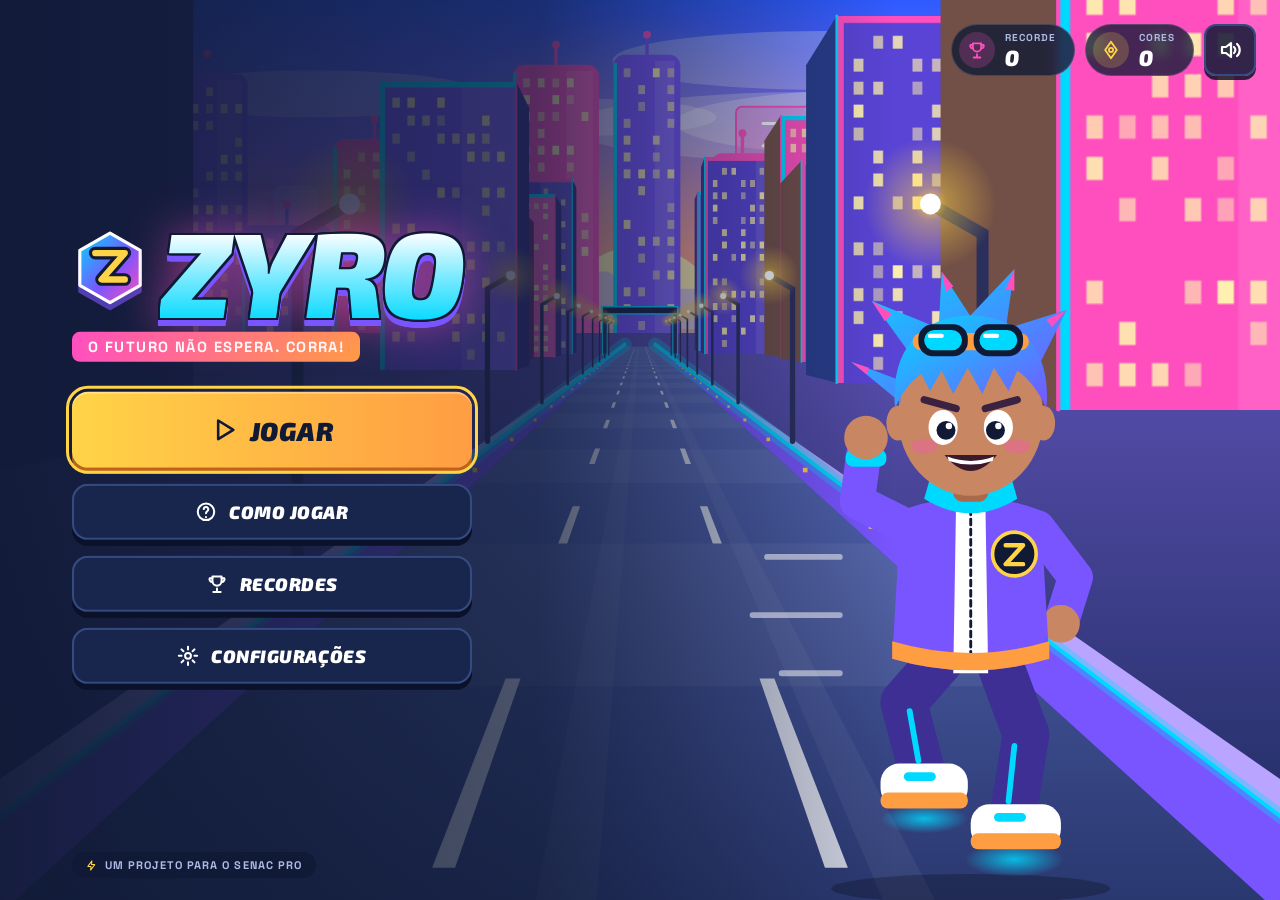
<file: index.html>
<!doctype html>
<html lang="pt-BR">
<head>
  <meta charset="utf-8">
  <meta name="viewport" content="width=device-width, initial-scale=1, viewport-fit=cover, user-scalable=no">
  <meta name="theme-color" content="#101A35">
  <meta name="description" content="ZYRO — endless runner de 3 faixas em Nova City. Projeto da disciplina Desenvolvimento Front-end (Senac).">
  <title>ZYRO — O futuro não espera. Corra!</title>
  <link rel="stylesheet" href="css/tokens.css">
  <link rel="stylesheet" href="css/componentes.css">
  <link rel="stylesheet" href="css/telas.css">
</head>
<body>
  <!-- Ícones (SVG sprite) -->
  <svg width="0" height="0" style="position:absolute" aria-hidden="true">
    <defs>
      <symbol id="i-play" viewBox="0 0 24 24"><path d="M7 4l13 8-13 8z"/></symbol>
      <symbol id="i-pausa" viewBox="0 0 24 24"><path d="M8 5v14M16 5v14"/></symbol>
      <symbol id="i-casa" viewBox="0 0 24 24"><path d="M3 11l9-8 9 8"/><path d="M5 10v10h14V10"/></symbol>
      <symbol id="i-reiniciar" viewBox="0 0 24 24"><path d="M20 11a8 8 0 10-2.3 5.7"/><path d="M20 4v7h-7"/></symbol>
      <symbol id="i-trofeu" viewBox="0 0 24 24"><path d="M8 21h8M12 17v4M7 4h10v5a5 5 0 01-10 0V4z"/><path d="M7 6H4a3 3 0 003 4M17 6h3a3 3 0 01-3 4"/></symbol>
      <symbol id="i-engrenagem" viewBox="0 0 24 24"><circle cx="12" cy="12" r="3.2"/><path d="M12 2v3M12 19v3M2 12h3M19 12h3M4.9 4.9l2.1 2.1M17 17l2.1 2.1M4.9 19.1L7 17M17 7l2.1-2.1"/></symbol>
      <symbol id="i-ajuda" viewBox="0 0 24 24"><circle cx="12" cy="12" r="9"/><path d="M9.5 9a2.5 2.5 0 015 .5c0 1.7-2.5 2-2.5 4M12 17.5v.5"/></symbol>
      <symbol id="i-som" viewBox="0 0 24 24"><path d="M4 9v6h4l5 4V5L8 9H4z"/><path d="M16 9a4 4 0 010 6M19 6a8 8 0 010 12"/></symbol>
      <symbol id="i-mudo" viewBox="0 0 24 24"><path d="M4 9v6h4l5 4V5L8 9H4z"/><path d="M17 9l5 6M22 9l-5 6"/></symbol>
      <symbol id="i-musica" viewBox="0 0 24 24"><path d="M9 18V6l11-2v12"/><circle cx="6.5" cy="18" r="2.5"/><circle cx="17.5" cy="16" r="2.5"/></symbol>
      <symbol id="i-voltar" viewBox="0 0 24 24"><path d="M15 5l-7 7 7 7"/></symbol>
      <symbol id="i-check" viewBox="0 0 24 24"><path d="M5 12l5 5 9-10"/></symbol>
      <symbol id="i-raio" viewBox="0 0 24 24"><path d="M13 2L4 14h7l-1 8 9-12h-7l1-8z"/></symbol>
      <symbol id="i-ima" viewBox="0 0 24 24"><path d="M6 3v8a6 6 0 0012 0V3"/><path d="M6 3h4v8a2 2 0 004 0V3h4"/><path d="M6 7h4M14 7h4"/></symbol>
      <symbol id="i-escudo" viewBox="0 0 24 24"><path d="M12 3l8 3v6c0 5-3.5 8-8 9-4.5-1-8-4-8-9V6l8-3z"/><path d="M9 12l2 2 4-4"/></symbol>
      <symbol id="i-estrela" viewBox="0 0 24 24"><path d="M12 3l2.7 5.6 6.1.9-4.4 4.3 1 6.1L12 17l-5.4 2.9 1-6.1-4.4-4.3 6.1-.9z"/></symbol>
      <symbol id="i-bandeira" viewBox="0 0 24 24"><path d="M5 21V4M5 4h12l-2 4 2 4H5"/></symbol>
      <symbol id="i-core" viewBox="0 0 24 24"><path d="M12 2l7 10-7 10-7-10z"/><circle cx="12" cy="12" r="2.5"/></symbol>
      <symbol id="i-gesto" viewBox="0 0 24 24"><path d="M9 11V5.5a1.5 1.5 0 013 0V10m0-1.5a1.5 1.5 0 013 0V11m0-1a1.5 1.5 0 013 0v4.5a6.5 6.5 0 01-6.5 6.5H13a6 6 0 01-4.6-2.2L5 15.5a1.5 1.5 0 012.3-1.9L9 15"/></symbol>
      <symbol id="i-grafico" viewBox="0 0 24 24"><path d="M4 20V10M10 20V4M16 20v-7M22 20H2"/></symbol>
      <symbol id="i-lixeira" viewBox="0 0 24 24"><path d="M4 7h16M9 7V4h6v3M6 7l1 13h10l1-13"/></symbol>
      <symbol id="i-foguete" viewBox="0 0 24 24"><path d="M12 2c2.6 2 4 5 4 9v5H8v-5c0-4 1.4-7 4-9z"/><path d="M8 12l-3 3v4h3M16 12l3 3v4h-3M10 20v2M14 20v2M12 8v1"/></symbol>
      <symbol id="i-celular" viewBox="0 0 24 24"><rect x="7" y="2" width="10" height="20" rx="2"/><path d="M11 18h2"/></symbol>
    </defs>
  </svg>

  <div id="app">
    <canvas id="jogo" aria-label="Pista do jogo ZYRO"></canvas>
    <div id="flash" aria-hidden="true"></div>

    <!-- ===================== HUD (TELA 3 — GAMEPLAY) ===================== -->
    <div id="hud" class="hud" hidden>
      <div class="hud__topo">
        <div class="hud__grupo">
          <div class="hud-item" data-tipo="pontos"><span class="hud-item__selo"><svg><use href="#i-estrela"/></svg></span><span class="hud-item__txt"><small>PONTOS</small><b id="hud-pontos">000.000</b></span></div>
          <div class="hud-item" data-tipo="distancia"><span class="hud-item__selo"><svg><use href="#i-bandeira"/></svg></span><span class="hud-item__txt"><small>DISTÂNCIA</small><b id="hud-distancia">0 m</b></span></div>
        </div>
        <div class="hud__grupo">
          <div class="hud-item hud-item--opcional" data-tipo="recorde"><span class="hud-item__selo"><svg><use href="#i-trofeu"/></svg></span><span class="hud-item__txt"><small>RECORDE</small><b id="hud-recorde">0</b></span></div>
          <div class="hud-item" data-tipo="cores" id="hud-cores-box"><span class="hud-item__selo"><svg><use href="#i-core"/></svg></span><span class="hud-item__txt"><small>CORES</small><b id="hud-cores">0</b></span></div>
          <button class="btn-icone" id="btn-pausa" aria-label="Pausar (Esc)"><svg><use href="#i-pausa"/></svg></button>
        </div>
      </div>
      <div class="hud__status">
        <span class="chip-mult" id="hud-mult" hidden>x2</span>
        <div class="poderes" id="hud-poderes"></div>
      </div>
      <div class="mensagens" id="mensagens" aria-live="polite"></div>
      <!-- dica do tutorial (só na primeira corrida) -->
      <div class="tutorial-dica" id="tutorial-dica" role="status" aria-live="assertive" hidden>
        <b class="tutorial-dica__titulo" id="tutorial-titulo"></b>
        <div class="teclas tutorial-dica__teclas" id="tutorial-teclas"></div>
        <p class="tutorial-dica__gesto" id="tutorial-gesto"></p>
        <p class="tutorial-dica__texto" id="tutorial-texto"></p>
      </div>
      <div class="banner-zona" id="banner-zona" hidden><small id="banner-zona-num">ZONA 1</small><b id="banner-zona-nome">NOVA CITY</b></div>
      <div class="hud__base">
        <div class="barra-shift" id="barra-shift" data-estado="carregando">
          <div class="barra-shift__topo">
            <span><svg><use href="#i-raio"/></svg><b id="shift-label">ZYRO SHIFT</b></span>
            <em id="shift-valor">0%</em>
          </div>
          <div class="barra-shift__trilho"><i id="shift-energia"></i><span></span><span></span><span></span><span></span></div>
        </div>
        <button class="btn-shift" id="btn-shift" aria-label="Ativar ZYRO SHIFT" data-estado="carregando">
          <svg viewBox="0 0 104 104" aria-hidden="true"><circle class="btn-shift__fundo" cx="52" cy="52" r="44"/><circle class="btn-shift__trilho" cx="52" cy="52" r="44"/><circle class="btn-shift__anel" id="shift-anel" cx="52" cy="52" r="44"/><path d="M38 38h28L42 66h24" class="btn-shift__z"/></svg>
        </button>
      </div>
    </div>

    <!-- ===================== TELA 1 — MENU PRINCIPAL ===================== -->
    <section class="tela tela-menu" id="tela-menu" data-tela="menu">
      <div class="tela-menu__degrade"></div>
      <div class="tela-menu__heroi" id="menu-heroi"></div>
      <div class="tela-menu__coluna">
        <div class="logo" id="logo-menu">
          <div class="logo__marca"><span class="logo__simbolo"></span><h1 class="logo__nome">ZYRO</h1></div>
          <p class="logo__slogan">O FUTURO NÃO ESPERA. CORRA!</p>
        </div>
        <nav class="menu-botoes">
          <button class="btn btn--primario btn--grande" data-acao="jogar"><svg><use href="#i-play"/></svg><span>JOGAR</span></button>
          <button class="btn btn--fantasma" data-acao="como"><svg><use href="#i-ajuda"/></svg><span>COMO JOGAR</span></button>
          <button class="btn btn--fantasma" data-acao="recordes"><svg><use href="#i-trofeu"/></svg><span>RECORDES</span></button>
          <button class="btn btn--fantasma" data-acao="config"><svg><use href="#i-engrenagem"/></svg><span>CONFIGURAÇÕES</span></button>
        </nav>
      </div>
      <div class="tela-menu__topo">
        <div class="hud-item" data-tipo="recorde"><span class="hud-item__selo"><svg><use href="#i-trofeu"/></svg></span><span class="hud-item__txt"><small>RECORDE</small><b id="menu-recorde">0</b></span></div>
        <div class="hud-item hud-item--opcional" data-tipo="cores"><span class="hud-item__selo"><svg><use href="#i-core"/></svg></span><span class="hud-item__txt"><small>CORES</small><b id="menu-cores">0</b></span></div>
        <button class="btn-icone" id="btn-som" aria-label="Ligar ou desligar música"><svg><use href="#i-som"/></svg></button>
      </div>
      <p class="selo-senac"><svg><use href="#i-raio"/></svg> UM PROJETO PARA O SENAC PRO</p>
      <p class="dica-girar" id="dica-girar"><svg><use href="#i-celular"/></svg> Dica: gire o celular para ver mais da pista</p>
    </section>

    <!-- ===================== TELA 2 — COMO JOGAR ===================== -->
    <section class="tela tela-cheia" id="tela-como" data-tela="como" hidden>
      <header class="tela__cabecalho">
        <button class="btn-icone" data-acao="voltar" aria-label="Voltar"><svg><use href="#i-voltar"/></svg></button>
        <h2 class="titulo-tela">COMO JOGAR</h2>
        <span class="espaco"></span>
      </header>
      <div class="tela__corpo">
        <div class="cards-controle">
          <article class="card-controle" style="--cor:#00D9FF"><canvas class="demo" data-demo="lane" width="234" height="150"></canvas><h3>TROCAR DE FAIXA</h3><div class="teclas"><kbd>←</kbd><kbd>→</kbd><kbd>A</kbd><kbd>D</kbd></div><p><svg><use href="#i-gesto"/></svg>Deslize o dedo para os lados</p></article>
          <article class="card-controle" style="--cor:#42EDAA"><canvas class="demo" data-demo="jump" width="234" height="150"></canvas><h3>PULAR</h3><div class="teclas"><kbd>↑</kbd><kbd>W</kbd></div><p><svg><use href="#i-gesto"/></svg>Deslize o dedo para cima</p></article>
          <article class="card-controle" style="--cor:#FF4FBF"><canvas class="demo" data-demo="slide" width="234" height="150"></canvas><h3>DESLIZAR</h3><div class="teclas"><kbd>↓</kbd><kbd>S</kbd></div><p><svg><use href="#i-gesto"/></svg>Deslize o dedo para baixo</p></article>
          <article class="card-controle" style="--cor:#FFD447"><canvas class="demo" data-demo="shift" width="234" height="150"></canvas><h3>ZYRO SHIFT</h3><div class="teclas"><kbd>⇧ SHIFT</kbd></div><p><svg><use href="#i-gesto"/></svg>Toque no botão SHIFT</p></article>
        </div>
        <div class="faixa-info">
          <div class="faixa-info__core"></div>
          <p><b>Encha a barra:</b> colete ZYRO CORES, desvie no último instante e encadeie desvios perfeitos. Cheia? Ative o <b>SHIFT</b> e atravesse tudo por <b>5 segundos</b>!</p>
          <div class="mini-barra"><i></i></div>
        </div>
        <div class="obstaculos-legenda" id="legenda-obstaculos"></div>
      </div>
      <footer class="tela__rodape">
        <button class="btn btn--primario" data-acao="jogar"><svg><use href="#i-play"/></svg><span>COMEÇAR</span></button>
        <small class="atalho">ESC = pausar a qualquer momento</small>
      </footer>
    </section>

    <!-- ===================== TELA 4 — PAUSA ===================== -->
    <section class="tela tela-sobreposta" id="tela-pausa" data-tela="pausa" hidden>
      <div class="painel painel--centro">
        <h2 class="titulo-tela">PAUSADO</h2>
        <p class="painel__sub" id="pausa-resumo">Pontos 0 · 0 m</p>
        <button class="btn btn--secundario" data-acao="continuar"><svg><use href="#i-play"/></svg><span>CONTINUAR</span></button>
        <button class="btn btn--fantasma" data-acao="reiniciar"><svg><use href="#i-reiniciar"/></svg><span>REINICIAR</span></button>
        <button class="btn btn--fantasma" data-acao="config"><svg><use href="#i-engrenagem"/></svg><span>CONFIGURAÇÕES</span></button>
        <button class="btn btn--fantasma" data-acao="menu"><svg><use href="#i-casa"/></svg><span>MENU PRINCIPAL</span></button>
      </div>
      <p class="nota-rodape">Obstáculos, cenário e pontuação ficam congelados enquanto o jogo está pausado.</p>
    </section>

    <!-- ===================== TELA 5 — GAME OVER ===================== -->
    <section class="tela tela-sobreposta tela-fim" id="tela-fim" data-tela="fim" hidden>
      <div class="tela-fim__heroi" id="fim-heroi"></div>
      <div class="selo-recorde" id="fim-novo" hidden>NEW RECORD!</div>
      <div class="painel tela-fim__painel">
        <h2 class="titulo-tela">FIM DA CORRIDA!</h2>
        <p class="painel__sub" id="fim-causa">Você bateu numa barreira.</p>
        <div class="placar" id="fim-placar">
          <div><small>PONTUAÇÃO</small><b id="fim-pontos">0</b></div>
          <span class="selo-badge" id="fim-badge" hidden><svg><use href="#i-trofeu"/></svg>NOVO RECORDE</span>
        </div>
        <div class="estat-grade">
          <div><small><svg style="color:#00D9FF"><use href="#i-bandeira"/></svg>DISTÂNCIA</small><b id="fim-distancia">0 m</b></div>
          <div><small><svg style="color:#FFD447"><use href="#i-core"/></svg>ENERGIA</small><b id="fim-cores">0</b></div>
          <div><small><svg style="color:#FF4FBF"><use href="#i-estrela"/></svg>MELHOR COMBO</small><b id="fim-combo">x1</b></div>
          <div><small><svg style="color:#42EDAA"><use href="#i-trofeu"/></svg>RECORDE</small><b id="fim-recorde">0</b></div>
        </div>
        <div class="linha-botoes">
          <button class="btn btn--primario" data-acao="reiniciar" id="btn-correr"><svg><use href="#i-reiniciar"/></svg><span>CORRER NOVAMENTE</span></button>
          <button class="btn btn--fantasma" data-acao="menu"><svg><use href="#i-casa"/></svg><span>MENU PRINCIPAL</span></button>
        </div>
      </div>
    </section>

    <!-- ===================== TELA 6 — RECORDES ===================== -->
    <section class="tela tela-cheia" id="tela-recordes" data-tela="recordes" hidden>
      <header class="tela__cabecalho">
        <button class="btn-icone" data-acao="voltar" aria-label="Voltar"><svg><use href="#i-voltar"/></svg></button>
        <div class="titulo-bloco"><h2 class="titulo-tela">RECORDES</h2><p>Suas estatísticas ficam salvas neste navegador.</p></div>
        <span class="espaco"></span>
      </header>
      <div class="tela__corpo">
        <div class="cards-estat" id="cards-estat"></div>
        <div class="tabela" id="tabela-historico"></div>
      </div>
      <footer class="tela__rodape"><small class="atalho">Salvo com localStorage · nenhum dado sai do seu dispositivo</small></footer>
    </section>

    <!-- ===================== TELA 7 — CONFIGURAÇÕES ===================== -->
    <section class="tela tela-cheia" id="tela-config" data-tela="config" hidden>
      <header class="tela__cabecalho">
        <button class="btn-icone" data-acao="voltar" aria-label="Voltar"><svg><use href="#i-voltar"/></svg></button>
        <h2 class="titulo-tela">CONFIGURAÇÕES</h2>
        <span class="espaco"></span>
      </header>
      <div class="tela__corpo">
        <div class="painel painel--lista">
          <div class="linha-config"><span class="linha-config__icone"><svg><use href="#i-som"/></svg></span><label for="cfg-efeitos"><b>Volume dos efeitos</b><small>Coleta, colisão, SHIFT</small></label><input type="range" id="cfg-efeitos" class="slider" min="0" max="100" step="5"></div>
          <div class="linha-config"><span class="linha-config__icone"><svg><use href="#i-musica"/></svg></span><label for="cfg-musica-vol"><b>Música</b><small>Trilha eletrônica de fundo</small></label><div class="linha-config__duplo"><input type="range" id="cfg-musica-vol" class="slider" min="0" max="100" step="5" aria-label="Volume da música"><button class="toggle" id="cfg-musica" role="switch" aria-checked="true" aria-label="Música ligada"><i></i></button></div></div>
          <div class="linha-config"><span class="linha-config__icone"><svg><use href="#i-raio"/></svg></span><label><b>Redução de animações</b><small>Menos tremores, flashes e partículas</small></label><button class="toggle" id="cfg-reduzir" role="switch" aria-checked="false" aria-label="Redução de animações"><i></i></button></div>
          <div class="linha-config"><span class="linha-config__icone"><svg><use href="#i-grafico"/></svg></span><label><b>Qualidade gráfica</b><small>Baixa ajuda em celulares mais simples</small></label><div class="segmentado" id="cfg-qualidade" role="radiogroup"><button data-v="baixa" role="radio">BAIXA</button><button data-v="media" role="radio">MÉDIA</button><button data-v="alta" role="radio">ALTA</button></div></div>
          <div class="linha-config"><span class="linha-config__icone"><svg><use href="#i-ajuda"/></svg></span><label><b>Ajuda</b><small>Rever controles e o ZYRO SHIFT</small></label><button class="btn btn--fantasma btn--pequeno" data-acao="como"><span>COMO JOGAR</span></button></div>
          <div class="linha-config"><span class="linha-config__icone"><svg><use href="#i-reiniciar"/></svg></span><label><b>Tutorial</b><small>Joga o tutorial de novo na próxima corrida</small></label><button class="btn btn--fantasma btn--pequeno" id="btn-tutorial"><span>REFAZER</span></button></div>
          <div class="linha-config"><span class="linha-config__icone"><svg><use href="#i-lixeira"/></svg></span><label><b>Reiniciar dados locais</b><small>Apaga recordes e estatísticas</small></label><button class="btn btn--perigo btn--pequeno" id="btn-apagar"><svg><use href="#i-lixeira"/></svg><span>APAGAR DADOS</span></button></div>
        </div>
      </div>
      <footer class="tela__rodape"><button class="btn btn--secundario" data-acao="voltar"><svg><use href="#i-check"/></svg><span>SALVAR</span></button></footer>
    </section>

    <!-- Diálogo de confirmação -->
    <div class="dialogo" id="dialogo" hidden role="dialog" aria-modal="true" aria-labelledby="dialogo-titulo">
      <div class="painel painel--centro">
        <h3 id="dialogo-titulo">Apagar todos os dados?</h3>
        <p class="painel__sub">Recordes, estatísticas e histórico deste navegador serão apagados. Não dá para desfazer.</p>
        <div class="linha-botoes">
          <button class="btn btn--perigo" id="dialogo-sim"><span>APAGAR</span></button>
          <button class="btn btn--fantasma" id="dialogo-nao"><span>CANCELAR</span></button>
        </div>
      </div>
    </div>

    <div class="carregando" id="carregando"><span class="logo__simbolo"></span><i></i></div>
  </div>

  <!-- Módulos (scripts comuns: funciona abrindo o index.html direto, sem servidor) -->
  <script src="js/config.js"></script>
  <script src="js/core/utils.js"></script>
  <script src="js/core/storage.js"></script>
  <script src="js/core/audio.js"></script>
  <script src="js/core/input.js"></script>
  <script src="js/game/lanes.js"></script>
  <script src="js/game/player.js"></script>
  <script src="js/game/obstacles.js"></script>
  <script src="js/game/collision.js"></script>
  <script src="js/game/collectibles.js"></script>
  <script src="js/game/score.js"></script>
  <script src="js/game/shift.js"></script>
  <script src="js/game/progression.js"></script>
  <script src="js/game/tutorial.js"></script>
  <script src="js/game/game.js"></script>
  <script src="js/render/camera.js"></script>
  <script src="js/render/sprites.js"></script>
  <script src="js/render/character.js"></script>
  <script src="js/render/vehicles.js"></script>
  <script src="js/render/scenery.js"></script>
  <script src="js/render/effects.js"></script>
  <script src="js/render/renderer.js"></script>
  <script src="js/ui/art.js"></script>
  <script src="js/ui/hud.js"></script>
  <script src="js/ui/screens.js"></script>
  <script src="js/main.js"></script>
</body>
</html>
</file>
<file: css/tokens.css>
/* =========================================================
   ZYRO — tokens.css
   Design System do Figma convertido em variáveis CSS.
   ========================================================= */
@font-face { font-family: "Exo 2"; font-style: italic; font-weight: 900; font-display: swap; src: url("../assets/fonts/exo-2-latin-900-italic.woff2") format("woff2"); }
@font-face { font-family: "Exo 2"; font-style: italic; font-weight: 800; font-display: swap; src: url("../assets/fonts/exo-2-latin-800-italic.woff2") format("woff2"); }
@font-face { font-family: "Exo 2"; font-style: italic; font-weight: 700; font-display: swap; src: url("../assets/fonts/exo-2-latin-700-italic.woff2") format("woff2"); }
@font-face { font-family: "Exo 2"; font-style: normal; font-weight: 700; font-display: swap; src: url("../assets/fonts/exo-2-latin-700-normal.woff2") format("woff2"); }
@font-face { font-family: "Space Grotesk"; font-weight: 400; font-display: swap; src: url("../assets/fonts/space-grotesk-latin-400-normal.woff2") format("woff2"); }
@font-face { font-family: "Space Grotesk"; font-weight: 500; font-display: swap; src: url("../assets/fonts/space-grotesk-latin-500-normal.woff2") format("woff2"); }
@font-face { font-family: "Space Grotesk"; font-weight: 700; font-display: swap; src: url("../assets/fonts/space-grotesk-latin-700-normal.woff2") format("woff2"); }

:root {
  /* Cores principais (roteiro do jogo) */
  --azul-eletrico: #00D9FF;
  --roxo-vibrante: #7955FF;
  --rosa-neon: #FF4FBF;
  --laranja-energetico: #FF9D43;
  --amarelo-recompensa: #FFD447;
  --verde-sucesso: #42EDAA;
  --azul-escuro: #101A35;
  --branco: #FFFFFF;

  /* Cores de apoio */
  --fundo-noite: #0A1128;
  --superficie: #18264D;
  --superficie-2: #223463;
  --borda: #344A80;
  --texto-secundario: #AEBBE6;
  --vermelho-alerta: #FF4D6D;

  /* Degradês */
  --grad-ceu: linear-gradient(180deg, #2E5BFF 0%, #8A6BFF 45%, #FF7EC8 78%, #FFB36B 100%);
  --grad-shift: linear-gradient(90deg, #00D9FF, #7955FF 50%, #FF4FBF);
  --grad-jogar: linear-gradient(90deg, #FFD447, #FF9D43);

  /* Tipografia */
  --fonte-titulo: "Exo 2", "Trebuchet MS", system-ui, sans-serif;
  --fonte-texto: "Space Grotesk", system-ui, -apple-system, "Segoe UI", sans-serif;

  /* Espaçamento (base 4 px) */
  --espaco-1: 4px; --espaco-2: 8px; --espaco-3: 12px; --espaco-4: 16px;
  --espaco-6: 24px; --espaco-8: 32px; --espaco-12: 48px; --espaco-16: 64px;

  /* Raios */
  --raio-sm: 8px; --raio-md: 12px; --raio-lg: 16px; --raio-xl: 24px; --raio-pilula: 999px;

  /* Efeitos */
  --glow-azul: 0 0 24px rgba(0, 217, 255, .6);
  --glow-rosa: 0 0 24px rgba(255, 79, 191, .6);
  --glow-amarelo: 0 0 24px rgba(255, 212, 71, .6);
  --glow-verde: 0 0 24px rgba(66, 237, 170, .6);
  --sombra-elevacao: 0 10px 28px rgba(5, 10, 31, .5);

  /* Área segura do HUD */
  --margem-hud: var(--espaco-6);
  --transicao: 180ms cubic-bezier(.2, .8, .2, 1);
}

@media (max-width: 900px), (max-height: 500px) {
  :root { --margem-hud: 12px; }
}
</file>
<file: css/componentes.css>
/* =========================================================
   ZYRO — componentes.css
   Botões, HUD, barra SHIFT, controles das configurações...
   Mesmos componentes e estados do Design System no Figma.
   ========================================================= */
*, *::before, *::after { box-sizing: border-box; }
html, body { margin: 0; height: 100%; background: var(--fundo-noite); color: var(--branco); font-family: var(--fonte-texto); overflow: hidden; -webkit-tap-highlight-color: transparent; }
body { overscroll-behavior: none; touch-action: none; user-select: none; -webkit-user-select: none; }
button { font: inherit; color: inherit; }
svg { width: 1em; height: 1em; fill: none; stroke: currentColor; stroke-width: 2.2; stroke-linecap: round; stroke-linejoin: round; flex: none; }
[hidden] { display: none !important; }
:focus-visible { outline: 3px solid var(--amarelo-recompensa); outline-offset: 3px; }

/* ---------- Botão arcade (degrau 3D) ---------- */
.btn {
  --base: #0A1128; --cor-txt: var(--branco);
  display: inline-flex; align-items: center; justify-content: center; gap: var(--espaco-3);
  min-height: 56px; padding: 0 var(--espaco-8); border: 0; border-radius: var(--raio-lg); cursor: pointer;
  font-family: var(--fonte-titulo); font-weight: 900; font-style: italic; font-size: 18px; letter-spacing: .03em;
  color: var(--cor-txt); background: var(--superficie);
  box-shadow: 0 6px 0 var(--base), inset 0 2px 0 rgba(255, 255, 255, .35);
  transition: transform var(--transicao), box-shadow var(--transicao), filter var(--transicao);
}
.btn svg { font-size: 22px; }
.btn:hover { filter: brightness(1.08); box-shadow: 0 6px 0 var(--base), 0 0 26px var(--brilho, rgba(121, 85, 255, .7)), inset 0 2px 0 rgba(255, 255, 255, .55); }
.btn:active { transform: translateY(4px); box-shadow: 0 2px 0 var(--base), inset 0 2px 0 rgba(255, 255, 255, .35); }
.btn:disabled { opacity: .4; pointer-events: none; }
.btn--primario { --base: #C2611A; --cor-txt: var(--azul-escuro); --brilho: rgba(255, 212, 71, .75); background: var(--grad-jogar); }
.btn--secundario { --base: #0089A8; --cor-txt: var(--azul-escuro); --brilho: rgba(0, 217, 255, .75); background: var(--azul-eletrico); }
.btn--fantasma { background: var(--superficie); box-shadow: 0 6px 0 var(--base), inset 0 0 0 2px var(--borda), inset 0 2px 0 rgba(255, 255, 255, .12); }
.btn--fantasma:hover { box-shadow: 0 6px 0 var(--base), 0 0 22px rgba(121, 85, 255, .7), inset 0 0 0 2px var(--roxo-vibrante); }
.btn--perigo { --cor-txt: var(--vermelho-alerta); --brilho: rgba(255, 77, 109, .6); background: var(--superficie); box-shadow: 0 6px 0 var(--base), inset 0 0 0 2px var(--vermelho-alerta); }
.btn--grande { min-height: 76px; font-size: 26px; }
.btn--grande svg { font-size: 28px; }
.btn--pequeno { min-height: 44px; padding: 0 var(--espaco-4); font-size: 14px; }

.btn-icone {
  display: grid; place-items: center; width: 52px; height: 52px; padding: 0; cursor: pointer;
  border-radius: var(--raio-md); border: 2px solid var(--borda); background: rgba(16, 26, 53, .85); color: var(--branco);
  box-shadow: 0 4px 0 rgba(5, 10, 31, .8); transition: transform var(--transicao), border-color var(--transicao);
}
.btn-icone svg { font-size: 24px; }
.btn-icone:hover { border-color: var(--azul-eletrico); background: var(--superficie-2); }
.btn-icone:active { transform: translateY(3px); box-shadow: 0 1px 0 rgba(5, 10, 31, .8); }

kbd {
  display: inline-grid; place-items: center; min-width: 44px; height: 42px; padding: 0 12px; border-radius: var(--raio-sm);
  background: linear-gradient(#fff, #DDE4FF); color: var(--azul-escuro); box-shadow: 0 4px 0 #8C98C9;
  font-family: var(--fonte-titulo); font-style: italic; font-weight: 900; font-size: 17px;
}

/* ---------- Painel ---------- */
.painel {
  background: rgba(16, 26, 53, .94); border: 2px solid rgba(255, 255, 255, .14); border-radius: 28px;
  box-shadow: 0 16px 40px rgba(5, 10, 31, .6); padding: var(--espaco-8) 40px;
}
.painel--centro { display: flex; flex-direction: column; align-items: stretch; gap: var(--espaco-4); text-align: center; width: min(440px, 92vw); }
.painel__sub { margin: 0; color: var(--texto-secundario); font-weight: 700; }
.titulo-tela { margin: 0; font-family: var(--fonte-titulo); font-style: italic; font-weight: 900; font-size: clamp(34px, 5.4vw, 60px); line-height: 1.05; letter-spacing: -.01em; text-shadow: 0 4px 0 rgba(121, 85, 255, .7); }

/* ---------- Item do HUD (pílula) ---------- */
.hud-item {
  --cor: var(--amarelo-recompensa);
  display: inline-flex; align-items: center; gap: 10px; padding: 7px 18px 7px 7px; border-radius: var(--raio-pilula);
  background: rgba(16, 26, 53, .78); border: 1.5px solid rgba(255, 255, 255, .15); backdrop-filter: blur(6px);
}
.hud-item[data-tipo="distancia"] { --cor: var(--azul-eletrico); }
.hud-item[data-tipo="recorde"] { --cor: var(--rosa-neon); }
.hud-item__selo { display: grid; place-items: center; width: 36px; height: 36px; border-radius: 50%; color: var(--cor); background: color-mix(in srgb, var(--cor) 20%, transparent); }
.hud-item__selo svg { font-size: 20px; }
.hud-item__txt { display: flex; flex-direction: column; line-height: 1; }
.hud-item small { font-size: 10px; font-weight: 700; letter-spacing: .1em; color: var(--texto-secundario); margin-bottom: 3px; }
.hud-item b { font-family: var(--fonte-titulo); font-style: italic; font-weight: 900; font-size: 22px; font-variant-numeric: tabular-nums; min-width: 2ch; }
.hud-item.pulo { animation: pulo .18s ease-out; }
@keyframes pulo { 50% { transform: scale(1.14); } }

/* ---------- Barra ZYRO SHIFT ---------- */
.barra-shift {
  width: min(380px, 44vw); padding: 12px 16px; border-radius: var(--raio-lg);
  background: rgba(16, 26, 53, .82); border: 2px solid rgba(255, 255, 255, .15); transition: border-color .2s, box-shadow .2s;
}
.barra-shift__topo { display: flex; justify-content: space-between; align-items: center; gap: 8px; margin-bottom: 8px; font-size: 11px; white-space: nowrap; font-weight: 700; letter-spacing: .1em; }
.barra-shift__topo span { display: flex; align-items: center; gap: 6px; }
.barra-shift__topo svg { font-size: 16px; color: var(--azul-eletrico); }
.barra-shift__topo em { font-style: normal; color: var(--texto-secundario); }
.barra-shift__trilho { position: relative; height: 14px; border-radius: 7px; background: var(--superficie-2); overflow: hidden; display: flex; }
.barra-shift__trilho i { position: absolute; inset: 0 auto 0 0; width: 0; background: var(--grad-shift); border-radius: 7px; transition: width .12s linear; }
.barra-shift__trilho span { position: relative; flex: 1; border-right: 2px solid rgba(16, 26, 53, .6); }
.barra-shift__trilho span:last-child { border-right: 0; }
.barra-shift[data-estado="pronto"] { border-color: var(--amarelo-recompensa); box-shadow: var(--glow-amarelo); animation: pisca-borda 1s ease-in-out infinite; }
.barra-shift[data-estado="pronto"] .barra-shift__topo { color: var(--amarelo-recompensa); }
.barra-shift[data-estado="pronto"] .barra-shift__topo svg { color: var(--amarelo-recompensa); }
.barra-shift[data-estado="pronto"] .barra-shift__topo em { background: var(--amarelo-recompensa); color: var(--azul-escuro); padding: 2px 8px; border-radius: 4px; }
.barra-shift[data-estado="ativo"] { border-color: var(--azul-eletrico); box-shadow: var(--glow-azul); }
.barra-shift[data-estado="ativo"] .barra-shift__trilho i { background: linear-gradient(90deg, #fff, var(--azul-eletrico)); transition: none; }
@keyframes pisca-borda { 50% { box-shadow: 0 0 8px rgba(255, 212, 71, .3); } }

/* Botão SHIFT para toque */
.btn-shift { display: none; width: 96px; height: 96px; padding: 0; border: 0; background: none; cursor: pointer; border-radius: 50%; touch-action: none; }
.btn-shift svg { width: 100%; height: 100%; stroke: none; }
.btn-shift__fundo { fill: rgba(16, 26, 53, .85); }
.btn-shift__trilho { fill: none; stroke: var(--superficie-2); stroke-width: 8; }
.btn-shift__anel { fill: none; stroke: var(--azul-eletrico); stroke-width: 8; stroke-linecap: round; transform: rotate(-90deg); transform-origin: 52px 52px; stroke-dasharray: 0 277; transition: stroke-dasharray .12s linear; }
.btn-shift__z { fill: none; stroke: var(--texto-secundario); stroke-width: 8; stroke-linecap: round; stroke-linejoin: round; }
.btn-shift[data-estado="pronto"] { filter: drop-shadow(0 0 16px rgba(255, 212, 71, .9)); animation: pulso 0.9s ease-in-out infinite; }
.btn-shift[data-estado="pronto"] .btn-shift__fundo, .btn-shift[data-estado="ativo"] .btn-shift__fundo { fill: var(--roxo-vibrante); }
.btn-shift[data-estado="pronto"] .btn-shift__anel { stroke: var(--amarelo-recompensa); }
.btn-shift[data-estado="pronto"] .btn-shift__z, .btn-shift[data-estado="ativo"] .btn-shift__z { stroke: #fff; }
.btn-shift[data-estado="ativo"] { filter: drop-shadow(0 0 16px rgba(0, 217, 255, .9)); }
@keyframes pulso { 50% { transform: scale(1.07); } }

/* Multiplicador e power-ups ativos */
.chip-mult { font-family: var(--fonte-titulo); font-style: italic; font-weight: 900; font-size: 20px; padding: 4px 14px; border-radius: var(--raio-pilula); background: var(--rosa-neon); color: var(--azul-escuro); box-shadow: var(--glow-rosa); }
.chip-mult.pulo { animation: pulo .25s ease-out; }
.poderes { display: flex; gap: 8px; }
.poder { --cor: #fff; display: flex; align-items: center; gap: 8px; padding: 6px 12px 6px 8px; border-radius: var(--raio-pilula); background: rgba(16, 26, 53, .82); border: 2px solid var(--cor); color: var(--cor); animation: entra .25s ease-out; }
.poder svg { font-size: 18px; }
.poder__tempo { width: 54px; height: 6px; border-radius: 3px; background: var(--superficie-2); overflow: hidden; }
.poder__tempo i { display: block; height: 100%; width: 100%; background: var(--cor); }

/* Mensagens de feedback */
.msg {
  --cor: var(--verde-sucesso);
  font-family: var(--fonte-titulo); font-style: italic; font-weight: 900; font-size: clamp(26px, 3.6vw, 44px); white-space: nowrap;
  background: linear-gradient(180deg, #fff 10%, var(--cor)); -webkit-background-clip: text; background-clip: text; color: transparent;
  filter: drop-shadow(1.5px 0 0 #101A35) drop-shadow(-1.5px 0 0 #101A35) drop-shadow(0 -1.5px 0 #101A35) drop-shadow(0 4px 0 color-mix(in srgb, var(--cor) 80%, #000)) drop-shadow(0 0 14px color-mix(in srgb, var(--cor) 60%, transparent));
  animation: msg .85s cubic-bezier(.2, .9, .3, 1.3) forwards;
}
.msg--near { --cor: var(--azul-eletrico); }
.msg--combo { --cor: var(--rosa-neon); }
.msg--shift { --cor: var(--amarelo-recompensa); }
.msg--record { --cor: var(--laranja-energetico); animation-duration: 1.6s; }
.msg--go { --cor: var(--amarelo-recompensa); }
.msg--power { animation-duration: 1s; }
@keyframes msg {
  0% { opacity: 0; transform: scale(.5) rotate(-6deg); }
  18% { opacity: 1; transform: scale(1.12) rotate(-4deg); }
  30% { transform: scale(1) rotate(-4deg); }
  80% { opacity: 1; transform: translateY(-6px) rotate(-4deg); }
  100% { opacity: 0; transform: translateY(-22px) rotate(-4deg); }
}

/* Banner de zona */
.banner-zona { position: absolute; top: 108px; left: 50%; transform: translateX(-50%); text-align: center; padding: 10px 36px; border-radius: var(--raio-lg); background: rgba(16, 26, 53, .88); border: 2px solid var(--azul-eletrico); box-shadow: var(--glow-azul); }
.banner-zona[data-zona="2"] { border-color: var(--rosa-neon); box-shadow: var(--glow-rosa); }
.banner-zona[data-zona="3"] { border-color: var(--amarelo-recompensa); box-shadow: var(--glow-amarelo); }
.banner-zona small { display: block; font-size: 11px; font-weight: 700; letter-spacing: .12em; color: var(--texto-secundario); }
.banner-zona b { font-family: var(--fonte-titulo); font-style: italic; font-weight: 900; font-size: 30px; }
.banner-zona.ativo { animation: banner 2.4s ease forwards; }
@keyframes banner { 0% { opacity: 0; transform: translate(-50%, -20px) scale(.8); } 12% { opacity: 1; transform: translate(-50%, 0) scale(1.05); } 20% { transform: translate(-50%, 0) scale(1); } 85% { opacity: 1; } 100% { opacity: 0; transform: translate(-50%, -10px); } }

/* ---------- Controles das configurações ---------- */
.toggle { position: relative; width: 60px; height: 32px; padding: 0; border: 0; border-radius: 16px; cursor: pointer; background: var(--superficie-2); transition: background var(--transicao); flex: none; }
.toggle i { position: absolute; top: 4px; left: 4px; width: 24px; height: 24px; border-radius: 50%; background: #fff; box-shadow: 0 2px 4px rgba(0, 0, 0, .25); transition: transform var(--transicao); }
.toggle[aria-checked="true"] { background: var(--verde-sucesso); }
.toggle[aria-checked="true"] i { transform: translateX(28px); }
.slider { -webkit-appearance: none; appearance: none; width: 220px; height: 8px; border-radius: 4px; cursor: pointer; background: var(--superficie-2); outline-offset: 6px; }
.slider::-webkit-slider-thumb { -webkit-appearance: none; width: 26px; height: 26px; border-radius: 50%; background: #fff; border: 4px solid var(--azul-eletrico); }
.slider::-moz-range-thumb { width: 18px; height: 18px; border-radius: 50%; background: #fff; border: 4px solid var(--azul-eletrico); }
.slider::-moz-range-progress { background: var(--grad-shift); height: 8px; border-radius: 4px; }
.segmentado { display: inline-flex; gap: 4px; padding: 4px; border-radius: var(--raio-md); background: var(--superficie-2); flex: none; }
.segmentado button { border: 0; padding: 8px 16px; border-radius: 9px; cursor: pointer; background: none; color: var(--texto-secundario); font-weight: 700; font-size: 12px; letter-spacing: .1em; }
.segmentado button.ativo { background: var(--azul-eletrico); color: var(--azul-escuro); }

/* Card de estatística */
.card-estat { --cor: var(--amarelo-recompensa); display: flex; flex-direction: column; gap: 8px; padding: 20px; border-radius: 20px; background: var(--superficie); border: 1.5px solid var(--borda); }
.card-estat__selo { display: grid; place-items: center; width: 44px; height: 44px; border-radius: 14px; color: var(--cor); background: color-mix(in srgb, var(--cor) 18%, transparent); }
.card-estat__selo svg { font-size: 24px; }
.card-estat small { font-size: 11px; font-weight: 700; letter-spacing: .1em; color: var(--texto-secundario); }
.card-estat b { font-family: var(--fonte-titulo); font-style: italic; font-weight: 900; font-size: 30px; font-variant-numeric: tabular-nums; }

@keyframes entra { from { opacity: 0; transform: scale(.8); } }

/* ---------- Dica do tutorial (primeira corrida) ---------- */
/* Fica no meio da tela, acima do Zyro, enquanto o tempo está em câmera lenta. */
.tutorial-dica {
  position: absolute; left: 50%; top: 23%; transform: translate(-50%, -50%);   /* acima da pista: não cobre o obstáculo */
  display: flex; flex-direction: column; align-items: center; gap: 10px; text-align: center;
  /* width: max-content evita que a caixa encolha até a metade da tela (efeito do left: 50%) */
  width: max-content; max-width: calc(100vw - 32px); padding: 14px 26px 16px; border-radius: 24px; pointer-events: none;
  background: rgba(16, 26, 53, .9); border: 2px solid var(--amarelo-recompensa);
  box-shadow: 0 0 0 6px rgba(255, 212, 71, .14), 0 14px 34px rgba(5, 10, 31, .6);
}
.tutorial-dica.entrando { animation: dica-entra .3s cubic-bezier(.2, .9, .3, 1.3); }
.tutorial-dica__titulo { font-family: var(--fonte-titulo); font-style: italic; font-weight: 900; font-size: clamp(22px, 3vw, 32px); color: var(--amarelo-recompensa); letter-spacing: .01em; }
.tutorial-dica__teclas kbd { animation: tecla-aperta 0.9s ease-in-out infinite; }
.tutorial-dica__gesto, .tutorial-dica__texto { margin: 0; font-weight: 700; }
.tutorial-dica__texto { color: var(--texto-secundario); font-size: 15px; }
/* computador mostra as teclas; celular mostra o gesto */
.tutorial-dica__gesto { display: none; font-size: 18px; }
body.toque .tutorial-dica__teclas { display: none; }
body.toque .tutorial-dica__gesto:not([hidden]) { display: block; }
@keyframes dica-entra { from { opacity: 0; transform: translate(-50%, -50%) scale(.8); } }
@keyframes tecla-aperta { 50% { transform: translateY(3px); box-shadow: 0 1px 0 #8C98C9; } }
body.reduzir .tutorial-dica, body.reduzir .tutorial-dica__teclas kbd { animation: none; }
@media (max-width: 640px) {
  .tutorial-dica { top: 27%; gap: 6px; padding: 12px 18px 14px; }
  .tutorial-dica__titulo { font-size: 21px; }
  .tutorial-dica__gesto { font-size: 16px; }
  .tutorial-dica__texto { font-size: 13px; }
}
</file>
<file: css/telas.css>
/* =========================================================
   ZYRO — telas.css
   Layout das 7 telas + HUD, com versões para celular.
   ========================================================= */
#app { position: fixed; inset: 0; overflow: hidden; }
#jogo { position: absolute; inset: 0; display: block; width: 100%; height: 100%; }
#flash { position: absolute; inset: 0; pointer-events: none; opacity: 0; z-index: 5; }
#flash.ativo { animation: flash .35s ease-out; }
@keyframes flash { 0% { opacity: 1; } 100% { opacity: 0; } }

.tela { position: absolute; inset: 0; z-index: 10; }
.tela.entrando { animation: tela-entra .22s ease-out; }
@keyframes tela-entra { from { opacity: 0; transform: scale(1.02); } }

/* ---------- HUD ---------- */
.hud { position: absolute; inset: 0; z-index: 8; pointer-events: none; padding: max(var(--margem-hud), env(safe-area-inset-top)) max(var(--margem-hud), env(safe-area-inset-right)) max(var(--margem-hud), env(safe-area-inset-bottom)) max(var(--margem-hud), env(safe-area-inset-left)); }
.hud button { pointer-events: auto; }
.hud__topo { display: flex; justify-content: space-between; align-items: flex-start; gap: 10px; }
.hud__grupo { display: flex; gap: 10px; align-items: center; }
.hud__status { display: flex; gap: 8px; align-items: center; margin-top: 10px; min-height: 36px; }
.mensagens { position: absolute; left: 50%; top: 27%; transform: translateX(-50%); pointer-events: none; display: grid; place-items: center; }
.hud__base { position: absolute; left: max(var(--margem-hud), env(safe-area-inset-left)); right: max(var(--margem-hud), env(safe-area-inset-right)); bottom: max(var(--margem-hud), env(safe-area-inset-bottom)); display: flex; justify-content: space-between; align-items: flex-end; }
body.toque .btn-shift { display: block; }
body.toque .barra-shift { width: min(300px, 46vw); }

/* ---------- TELA 1 — MENU ---------- */
.tela-menu__degrade { position: absolute; inset: 0; background: linear-gradient(90deg, rgba(16, 26, 53, .95) 0%, rgba(16, 26, 53, .7) 42%, rgba(16, 26, 53, 0) 70%); }
.tela-menu__coluna { position: absolute; left: clamp(20px, 5.6vw, 80px); top: 50%; transform: translateY(-50%); display: flex; flex-direction: column; gap: clamp(16px, 3.4vh, 30px); width: min(400px, 42vw); }
.menu-botoes { display: flex; flex-direction: column; gap: clamp(10px, 1.8vh, 16px); }
.menu-botoes .btn { width: 100%; }
.tela-menu__heroi { position: absolute; right: clamp(0px, 6vw, 110px); bottom: -6px; height: min(88vh, 640px); aspect-ratio: 320 / 440; animation: flutua 2.6s ease-in-out infinite; }
.tela-menu__heroi svg { width: 100%; height: 100%; stroke: none; overflow: visible; }
.tela-menu__heroi .propulsor { animation: propulsor .25s ease-in-out infinite alternate; transform-box: fill-box; transform-origin: center; }
.tela-menu__heroi .linhas-vel { animation: linhas .6s linear infinite; }
@keyframes flutua { 50% { transform: translateY(-12px); } }
@keyframes propulsor { to { transform: scale(1.25); opacity: .7; } }
@keyframes linhas { from { transform: translateX(10px); opacity: .2; } to { transform: translateX(-20px); opacity: .7; } }
.tela-menu__topo { position: absolute; top: 24px; right: 24px; display: flex; gap: 10px; align-items: center; }
.selo-senac { position: absolute; left: clamp(20px, 5.6vw, 80px); bottom: 22px; margin: 0; display: inline-flex; align-items: center; gap: 8px; padding: 6px 14px; border-radius: var(--raio-pilula); background: rgba(16, 26, 53, .8); font-size: 11px; font-weight: 700; letter-spacing: .1em; color: var(--texto-secundario); }
.selo-senac svg { color: var(--amarelo-recompensa); }
.dica-girar { display: none; }

/* Logo */
.logo { display: flex; flex-direction: column; align-items: flex-start; gap: 8px; }
.logo__marca { display: flex; align-items: center; gap: 12px; }
.logo__simbolo { display: block; width: clamp(48px, 6vw, 76px); aspect-ratio: 1; filter: drop-shadow(0 6px 0 rgba(121, 85, 255, .6)); }
.logo__simbolo svg { width: 100%; height: 100%; stroke: none; }
.logo__nome {
  margin: 0; font-family: var(--fonte-titulo); font-style: italic; font-weight: 900; font-size: clamp(64px, 9.4vw, 124px); line-height: .9; letter-spacing: -.02em;
  background: linear-gradient(180deg, #fff 15%, #7FEBFF 55%, var(--azul-eletrico)); -webkit-background-clip: text; background-clip: text; color: transparent;
  filter: drop-shadow(2px 0 0 var(--azul-escuro)) drop-shadow(-2px 0 0 var(--azul-escuro)) drop-shadow(0 2px 0 var(--azul-escuro)) drop-shadow(0 -2px 0 var(--azul-escuro))
          drop-shadow(0 6px 0 var(--roxo-vibrante)) drop-shadow(0 0 22px rgba(255, 79, 191, .5)); padding-right: .08em;
}
.logo__slogan { margin: 0; padding: 6px 16px; border-radius: 8px; background: linear-gradient(90deg, var(--rosa-neon), var(--laranja-energetico)); font-weight: 700; font-size: clamp(11px, 1.15vw, 15px); letter-spacing: .1em; }

/* ---------- Telas cheias (Como jogar, Recordes, Configurações) ---------- */
.tela-cheia { display: flex; flex-direction: column; background: rgba(16, 26, 53, .72); backdrop-filter: blur(10px); -webkit-backdrop-filter: blur(10px); padding: max(20px, env(safe-area-inset-top)) max(24px, env(safe-area-inset-right)) max(16px, env(safe-area-inset-bottom)) max(24px, env(safe-area-inset-left)); }
.tela__cabecalho { display: grid; grid-template-columns: 52px 1fr 52px; align-items: center; gap: 12px; text-align: center; }
.titulo-bloco p { margin: 6px 0 0; color: var(--texto-secundario); }
.tela__corpo { flex: 1; overflow-y: auto; overflow-x: hidden; padding: 20px 4px; display: flex; flex-direction: column; align-items: center; gap: 20px; touch-action: pan-y; -webkit-overflow-scrolling: touch; }
.tela__rodape { display: flex; justify-content: center; align-items: center; gap: 20px; position: relative; padding-top: 6px; }
.tela__rodape .atalho { color: var(--texto-secundario); font-size: 11px; font-weight: 700; letter-spacing: .1em; }
.tela__rodape .btn + .atalho { position: absolute; right: 0; }

/* Como jogar */
.cards-controle { display: grid; grid-template-columns: repeat(4, minmax(0, 1fr)); gap: 18px; width: min(1160px, 100%); }
.card-controle { --cor: var(--azul-eletrico); display: flex; flex-direction: column; align-items: center; gap: 12px; padding: 16px 16px 20px; border-radius: var(--raio-xl); background: rgba(16, 26, 53, .92); border: 2px solid var(--cor); text-align: center; }
.card-controle .demo { width: 100%; aspect-ratio: 234 / 150; height: auto; border-radius: var(--raio-lg); background: color-mix(in srgb, var(--cor) 16%, #101A35); }
.card-controle h3 { margin: 0; font-family: var(--fonte-titulo); font-weight: 700; font-size: 19px; }
.teclas { display: flex; gap: 8px; flex-wrap: wrap; justify-content: center; }
.card-controle p { margin: 0; display: flex; align-items: center; gap: 6px; font-size: 13px; color: var(--texto-secundario); }
.faixa-info { display: flex; align-items: center; gap: 20px; width: min(1160px, 100%); padding: 16px 24px; border-radius: var(--raio-xl); background: rgba(16, 26, 53, .92); border: 1.5px solid var(--borda); }
.faixa-info p { margin: 0; flex: 1; line-height: 1.5; }
.faixa-info b { color: var(--amarelo-recompensa); }
.faixa-info__core { width: 44px; height: 44px; flex: none; background: radial-gradient(circle, rgba(255, 212, 71, .6), transparent 70%); position: relative; }
.faixa-info__core::after { content: ""; position: absolute; inset: 6px 12px; background: var(--grad-jogar); clip-path: polygon(50% 0, 100% 50%, 50% 100%, 0 50%); animation: gira 1.6s linear infinite; }
@keyframes gira { 50% { transform: scaleX(.15); } }
.mini-barra { width: 220px; height: 14px; border-radius: 7px; background: var(--superficie-2); overflow: hidden; flex: none; }
.mini-barra i { display: block; height: 100%; background: var(--grad-shift); animation: enche 3s ease-in-out infinite; }
@keyframes enche { from { width: 0; } 70%, to { width: 100%; } }
.obstaculos-legenda { display: grid; grid-template-columns: repeat(4, minmax(0, 1fr)); gap: 12px; width: min(1160px, 100%); }
.legenda { display: flex; align-items: center; gap: 10px; padding: 10px 12px; border-radius: var(--raio-lg); background: rgba(16, 26, 53, .8); }
.legenda__arte { width: 46px; height: 42px; flex: none; display: grid; place-items: center; }
.legenda__arte svg { width: 100%; height: 100%; stroke: none; }
.legenda b { display: block; font-size: 13px; }
.legenda small { color: var(--verde-sucesso); font-weight: 700; font-size: 12px; }

/* Recordes */
.cards-estat { display: grid; grid-template-columns: repeat(5, minmax(0, 1fr)); gap: 16px; width: min(1140px, 100%); }
.tabela { width: min(1140px, 100%); border-radius: 20px; overflow: hidden; border: 1.5px solid var(--borda); }
.tabela table { width: 100%; border-collapse: collapse; }
.tabela th { text-align: left; padding: 14px 20px; background: var(--superficie-2); color: var(--azul-eletrico); font-size: 11px; letter-spacing: .1em; }
.tabela td { padding: 12px 20px; background: rgba(16, 26, 53, .95); border-top: 1px solid rgba(52, 74, 128, .5); font-variant-numeric: tabular-nums; }
.tabela td.vazio { text-align: center; color: var(--texto-secundario); padding: 26px; }

/* Configurações */
.painel--lista { width: min(820px, 100%); padding: 8px 32px; }
.linha-config { display: flex; align-items: center; gap: 16px; padding: 12px 0; border-bottom: 1px solid var(--borda); }
.linha-config:last-child { border-bottom: 0; }
.linha-config__icone { display: grid; place-items: center; width: 44px; height: 44px; border-radius: 12px; background: var(--superficie-2); color: var(--azul-eletrico); flex: none; }
.linha-config__icone svg { font-size: 22px; }
.linha-config label { flex: 1; display: flex; flex-direction: column; gap: 2px; }
.linha-config label small { color: var(--texto-secundario); font-size: 13px; }
.linha-config__duplo { display: flex; align-items: center; gap: 16px; }

/* ---------- Sobrepostas: Pausa e Game Over ---------- */
.tela-sobreposta { display: grid; place-items: center; background: rgba(16, 26, 53, .55); backdrop-filter: blur(8px); -webkit-backdrop-filter: blur(8px); }
.nota-rodape { position: absolute; bottom: 18px; left: 0; right: 0; margin: 0; text-align: center; color: var(--texto-secundario); font-size: 12px; }

.tela-fim { grid-template-columns: 1fr minmax(0, 660px); padding: 0 clamp(16px, 4.4vw, 56px); gap: 20px; }
.tela-fim__heroi { align-self: end; justify-self: center; height: min(82vh, 600px); aspect-ratio: 320 / 440; }
.tela-fim__heroi svg { width: 100%; height: 100%; stroke: none; overflow: visible; }
.tela-fim__heroi.comemora { animation: comemora .6s ease-in-out infinite alternate; }
@keyframes comemora { to { transform: translateY(-14px) rotate(-2deg); } }
.selo-recorde { position: absolute; top: 8%; left: 6%; font-family: var(--fonte-titulo); font-style: italic; font-weight: 900; font-size: clamp(34px, 5vw, 62px);
  background: linear-gradient(180deg, #fff, var(--laranja-energetico)); -webkit-background-clip: text; background-clip: text; color: transparent;
  filter: drop-shadow(0 4px 0 #C2611A) drop-shadow(0 0 18px rgba(255, 157, 67, .7)); transform: rotate(-6deg); animation: carimbo .5s cubic-bezier(.2, .9, .3, 1.4) both; }
@keyframes carimbo { from { transform: rotate(-6deg) scale(2.2); opacity: 0; } }
.tela-fim__painel { display: flex; flex-direction: column; gap: 18px; width: 100%; }
.placar { display: flex; align-items: center; justify-content: space-between; gap: 16px; padding: 16px 24px; border-radius: 20px; background: rgba(34, 52, 99, .6); border: 2px solid var(--borda); }
.placar--recorde { background: linear-gradient(90deg, rgba(255, 212, 71, .22), rgba(255, 157, 67, .08)); border-color: var(--amarelo-recompensa); }
.placar small { display: block; font-size: 11px; font-weight: 700; letter-spacing: .1em; color: var(--amarelo-recompensa); }
.placar b { font-family: var(--fonte-titulo); font-style: italic; font-weight: 900; font-size: clamp(40px, 5vw, 60px); line-height: 1.05; font-variant-numeric: tabular-nums; }
.selo-badge { display: inline-flex; align-items: center; gap: 6px; padding: 6px 12px; border-radius: var(--raio-pilula); background: var(--amarelo-recompensa); color: var(--azul-escuro); font-size: 11px; font-weight: 700; letter-spacing: .1em; white-space: nowrap; }
.estat-grade { display: grid; grid-template-columns: repeat(4, minmax(0, 1fr)); gap: 12px; }
.estat-grade div { padding: 14px; border-radius: 16px; background: var(--superficie); min-width: 0; }
.estat-grade small { display: flex; align-items: center; gap: 6px; font-size: 10px; font-weight: 700; letter-spacing: .08em; color: var(--texto-secundario); white-space: nowrap; overflow: hidden; }
.estat-grade b { display: block; margin-top: 6px; font-family: var(--fonte-titulo); font-style: italic; font-weight: 900; font-size: 22px; white-space: nowrap; }
.linha-botoes { display: flex; gap: 14px; }
.linha-botoes .btn:first-child { flex: 1; }

/* Diálogo */
.dialogo { position: absolute; inset: 0; z-index: 30; display: grid; place-items: center; background: rgba(5, 10, 31, .65); }
.dialogo h3 { margin: 0; font-family: var(--fonte-titulo); font-style: italic; font-weight: 900; font-size: 26px; }

/* Carregando */
.carregando { position: absolute; inset: 0; z-index: 40; display: grid; place-items: center; align-content: center; gap: 18px; background: var(--azul-escuro); transition: opacity .4s; }
.carregando .logo__simbolo { width: 90px; animation: flutua 1s ease-in-out infinite; }
.carregando i { width: 180px; height: 8px; border-radius: 4px; background: var(--grad-shift); animation: enche 1s ease-in-out infinite; }
.carregando.saindo { opacity: 0; pointer-events: none; }

/* ---------- Responsivo ---------- */
@media (max-width: 1100px) {
  .cards-controle { grid-template-columns: repeat(2, minmax(0, 1fr)); }
  .obstaculos-legenda { grid-template-columns: repeat(4, minmax(0, 1fr)); }
  .cards-estat { grid-template-columns: repeat(3, minmax(0, 1fr)); }
}
/* celular deitado / telas baixas */
@media (max-height: 520px) {
  .hud-item { padding: 4px 12px 4px 4px; gap: 7px; }
  .hud-item__selo { width: 28px; height: 28px; }
  .hud-item__selo svg { font-size: 16px; }
  .hud-item b { font-size: 17px; }
  .hud-item small { font-size: 8px; }
  .hud__grupo { gap: 6px; }
  .btn-icone { width: 44px; height: 44px; }
  .btn-shift { width: 84px; height: 84px; }
  .barra-shift { padding: 8px 12px; }
  .mensagens { top: 30%; }
  .banner-zona { top: 64px; padding: 6px 24px; }
  .banner-zona b { font-size: 22px; }
  .btn { min-height: 48px; font-size: 16px; }
  .btn--grande { min-height: 58px; font-size: 22px; }
  .tela-menu__topo { top: 12px; right: 12px; }
  .tela-menu__coluna { gap: 12px; }
  .menu-botoes { display: grid; grid-template-columns: 1fr 1fr; }
  .menu-botoes .btn--grande { grid-column: 1 / -1; }
  .menu-botoes .btn--fantasma { padding: 0 12px; font-size: 13px; }
  .menu-botoes .btn--fantasma:last-child { grid-column: 1 / -1; }
  .selo-senac { bottom: 10px; }
  .painel { padding: 20px 26px; }
  .painel--centro { gap: 10px; }
  .tela-fim__painel { gap: 10px; }
  .placar { padding: 10px 18px; }
  .estat-grade div { padding: 10px; }
  .tela-cheia { padding-top: 10px; }
  .tela__corpo { padding: 10px 4px; gap: 12px; }
  .linha-config { padding: 8px 0; }
}
/* celular em pé */
@media (max-width: 640px) {
  .hud-item--opcional { display: none; }
  .tela-menu__degrade { background: linear-gradient(180deg, rgba(16, 26, 53, .2) 0%, rgba(16, 26, 53, .85) 52%, rgba(16, 26, 53, .97) 100%); }
  .tela-menu__heroi { right: 50%; transform: translateX(50%); bottom: auto; top: 13vh; height: 33vh; animation: none; }
  .tela-menu__coluna { left: 20px; right: 20px; width: auto; top: auto; bottom: 60px; transform: none; align-items: stretch; gap: 14px; }
  .menu-botoes { display: grid; grid-template-columns: 1fr 1fr; gap: 12px; }
  .menu-botoes .btn--grande { grid-column: 1 / -1; min-height: 66px; }
  .menu-botoes .btn--fantasma { padding: 0 10px; font-size: 14px; gap: 8px; }
  .menu-botoes .btn--fantasma:last-child { grid-column: 1 / -1; }
  .logo__nome { font-size: 64px; }
  .hud__topo .hud__grupo:first-child { flex-direction: column; align-items: flex-start; gap: 6px; }
  .hud-item { padding: 4px 12px 4px 4px; gap: 7px; }
  .hud-item__selo { width: 28px; height: 28px; }
  .hud-item__selo svg { font-size: 16px; }
  .hud-item b { font-size: 17px; }
  .hud-item small { font-size: 8px; }
  .btn-icone { width: 44px; height: 44px; }
  .hud__status { margin-top: 6px; }
  .banner-zona { top: 120px; }
  .logo { align-items: center; }
  .tela-menu__topo { top: 14px; right: 14px; left: 14px; justify-content: space-between; }
  .selo-senac { left: 50%; transform: translateX(-50%); white-space: nowrap; }
  .dica-girar { display: inline-flex; align-items: center; gap: 6px; position: absolute; top: 72px; left: 50%; transform: translateX(-50%); margin: 0; padding: 6px 12px; border-radius: 999px; background: rgba(16, 26, 53, .85); font-size: 12px; color: var(--texto-secundario); white-space: nowrap; }
  .cards-controle { grid-template-columns: 1fr 1fr; gap: 10px; }
  .card-controle { padding: 10px; gap: 8px; }
  .card-controle h3 { font-size: 15px; }
  kbd { min-width: 34px; height: 34px; font-size: 14px; padding: 0 8px; }
  .faixa-info { flex-direction: column; text-align: center; }
  .obstaculos-legenda, .cards-estat { grid-template-columns: 1fr 1fr; }
  .tabela th, .tabela td { padding: 10px; font-size: 13px; }
  .linha-config { flex-wrap: wrap; }
  .linha-config label { min-width: 60%; }
  .slider { width: 100%; }
  .linha-config__duplo { width: 100%; }
  .painel--lista { padding: 4px 18px; }
  .tela-fim { grid-template-columns: 1fr; align-content: center; }
  .tela-fim__heroi { display: none; }
  .estat-grade { grid-template-columns: 1fr 1fr; }
  .linha-botoes { flex-direction: column; }
  .barra-shift { width: min(230px, 56vw); }
  .tela__rodape .btn + .atalho { display: none; }
}
@media (max-height: 520px) and (min-width: 641px) {
  .tela-fim__heroi { height: 86vh; }
  .estat-grade b { font-size: 18px; }
  .cards-controle { grid-template-columns: repeat(4, minmax(0, 1fr)); gap: 10px; }
  .card-controle { padding: 8px; gap: 6px; }
  .card-controle .demo { aspect-ratio: 234 / 110; }
  .card-controle h3 { font-size: 14px; }
  kbd { min-width: 32px; height: 30px; font-size: 13px; padding: 0 7px; }
  .faixa-info { padding: 10px 16px; font-size: 13px; }
  .obstaculos-legenda { grid-template-columns: repeat(4, minmax(0, 1fr)); }
  .legenda { padding: 6px 8px; }
  .legenda b { font-size: 11px; }
  .cards-estat { grid-template-columns: repeat(5, minmax(0, 1fr)); gap: 10px; }
  .card-estat { padding: 12px; }
  .card-estat b { font-size: 22px; }
}

/* Redução de animações */
body.reduzir *, body.reduzir *::before, body.reduzir *::after { animation-duration: .01ms !important; animation-iteration-count: 1 !important; transition-duration: .01ms !important; }
body.reduzir .msg { animation: msg-simples 1s linear forwards !important; }
@keyframes msg-simples { 0%, 85% { opacity: 1; } 100% { opacity: 0; } }
body.reduzir .banner-zona.ativo { animation: msg-simples 2.4s linear forwards !important; }

/* Painel dos testes automáticos (index.html?testes=1) */
.painel-testes { position: absolute; z-index: 50; inset: 16px; margin: auto; max-width: 900px; max-height: calc(100% - 32px); overflow: auto; padding: 20px 24px; border-radius: 20px; background: #101A35; border: 2px solid var(--borda); box-shadow: var(--sombra-elevacao); touch-action: pan-y; user-select: text; }
.painel-testes header { display: flex; align-items: center; gap: 16px; margin-bottom: 12px; }
.painel-testes h2 { margin: 0; flex: 1; font-family: var(--fonte-titulo); font-style: italic; font-weight: 900; }
.painel-testes header b { padding: 6px 14px; border-radius: 999px; }
.painel-testes .ok { color: var(--verde-sucesso); } .painel-testes .falha { color: var(--vermelho-alerta); }
.painel-testes header b.ok { background: var(--verde-sucesso); color: var(--azul-escuro); } .painel-testes header b.falha { background: var(--vermelho-alerta); color: #fff; }
.painel-testes header button { background: none; border: 0; font-size: 22px; cursor: pointer; }
.painel-testes table { width: 100%; border-collapse: collapse; font-size: 14px; }
.painel-testes td { padding: 8px; border-top: 1px solid var(--borda); vertical-align: top; }
.painel-testes td b { display: block; color: #fff; } .painel-testes td small { color: var(--texto-secundario); }
.painel-testes p { color: var(--texto-secundario); font-size: 13px; }

/* Como jogar cabendo sem rolar em telas de notebook */
@media (max-height: 860px) and (min-width: 641px) and (min-height: 521px) {
  .card-controle { padding: 10px 12px 14px; gap: 8px; }
  .card-controle .demo { aspect-ratio: 234 / 112; }
  .faixa-info { padding: 10px 20px; }
  .legenda { padding: 6px 10px; }
  .tela-cheia .tela__corpo { gap: 12px; padding-top: 12px; }
}
</file>
